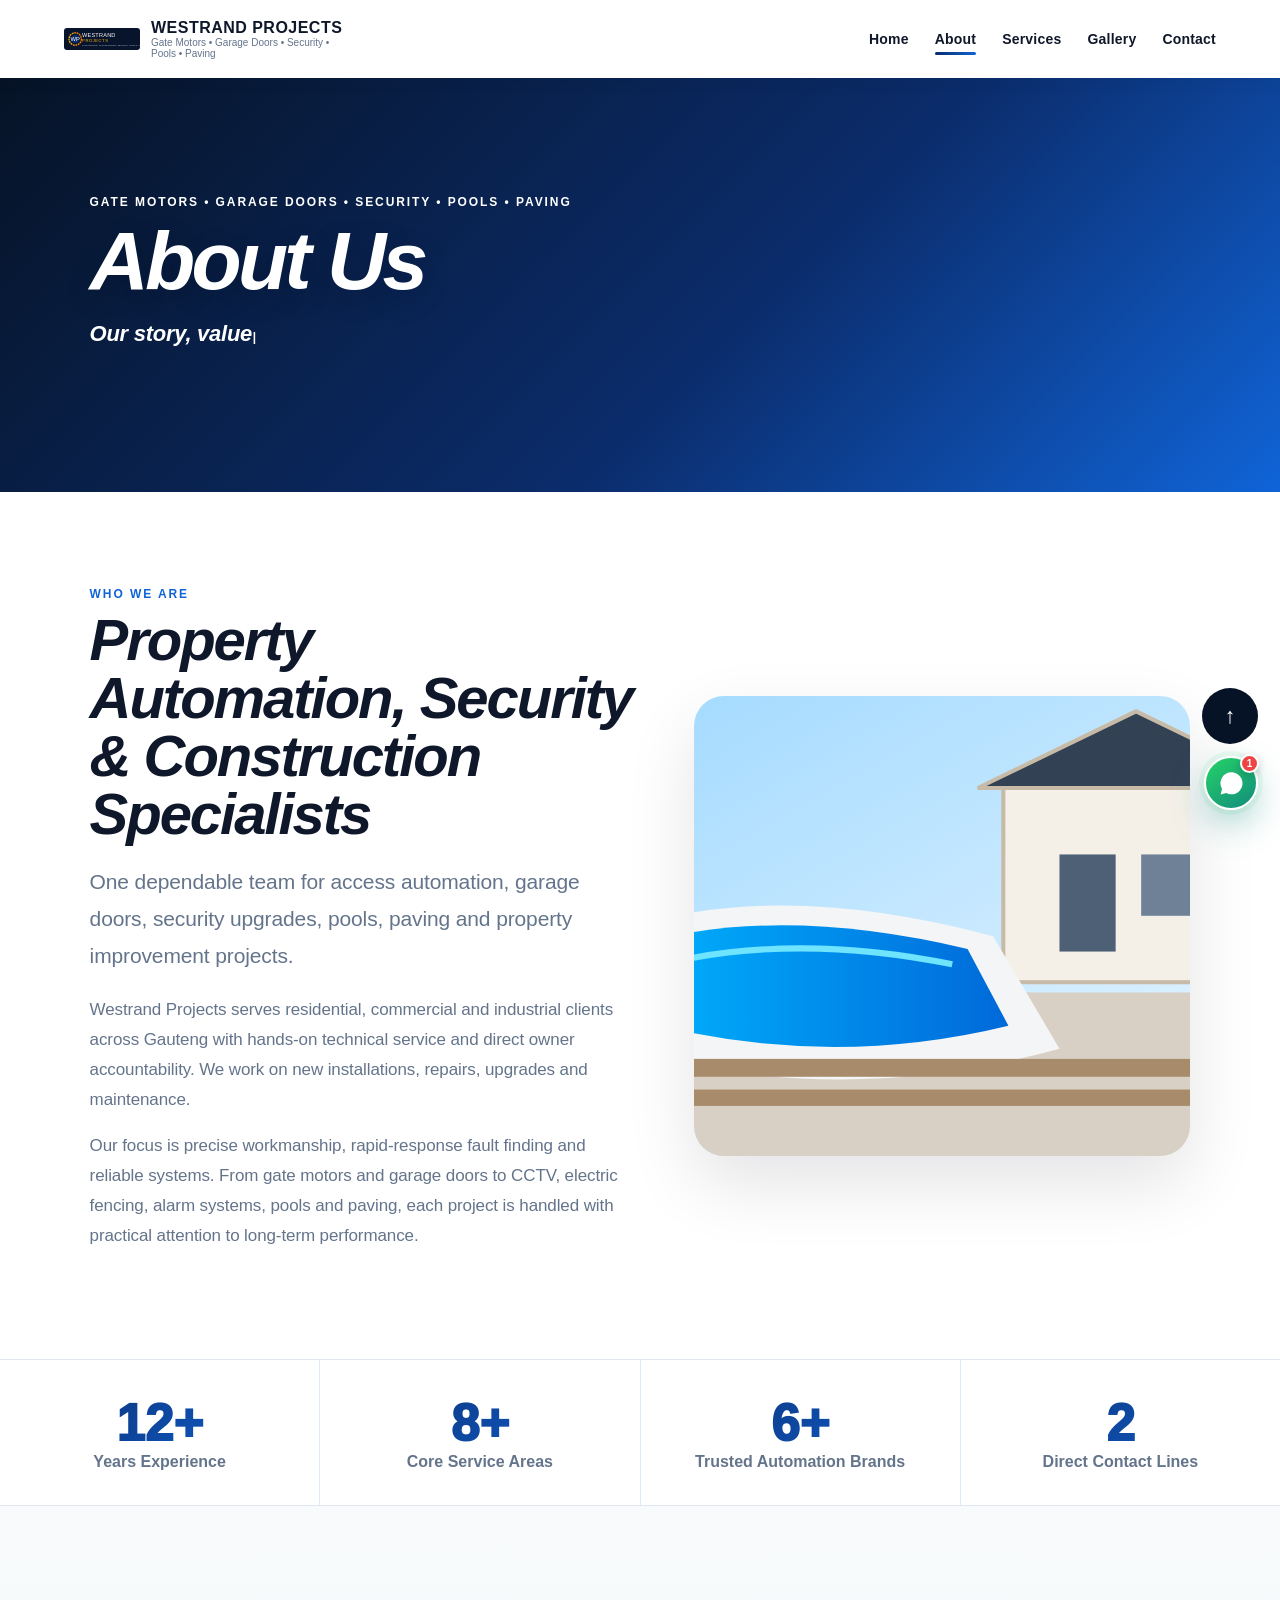
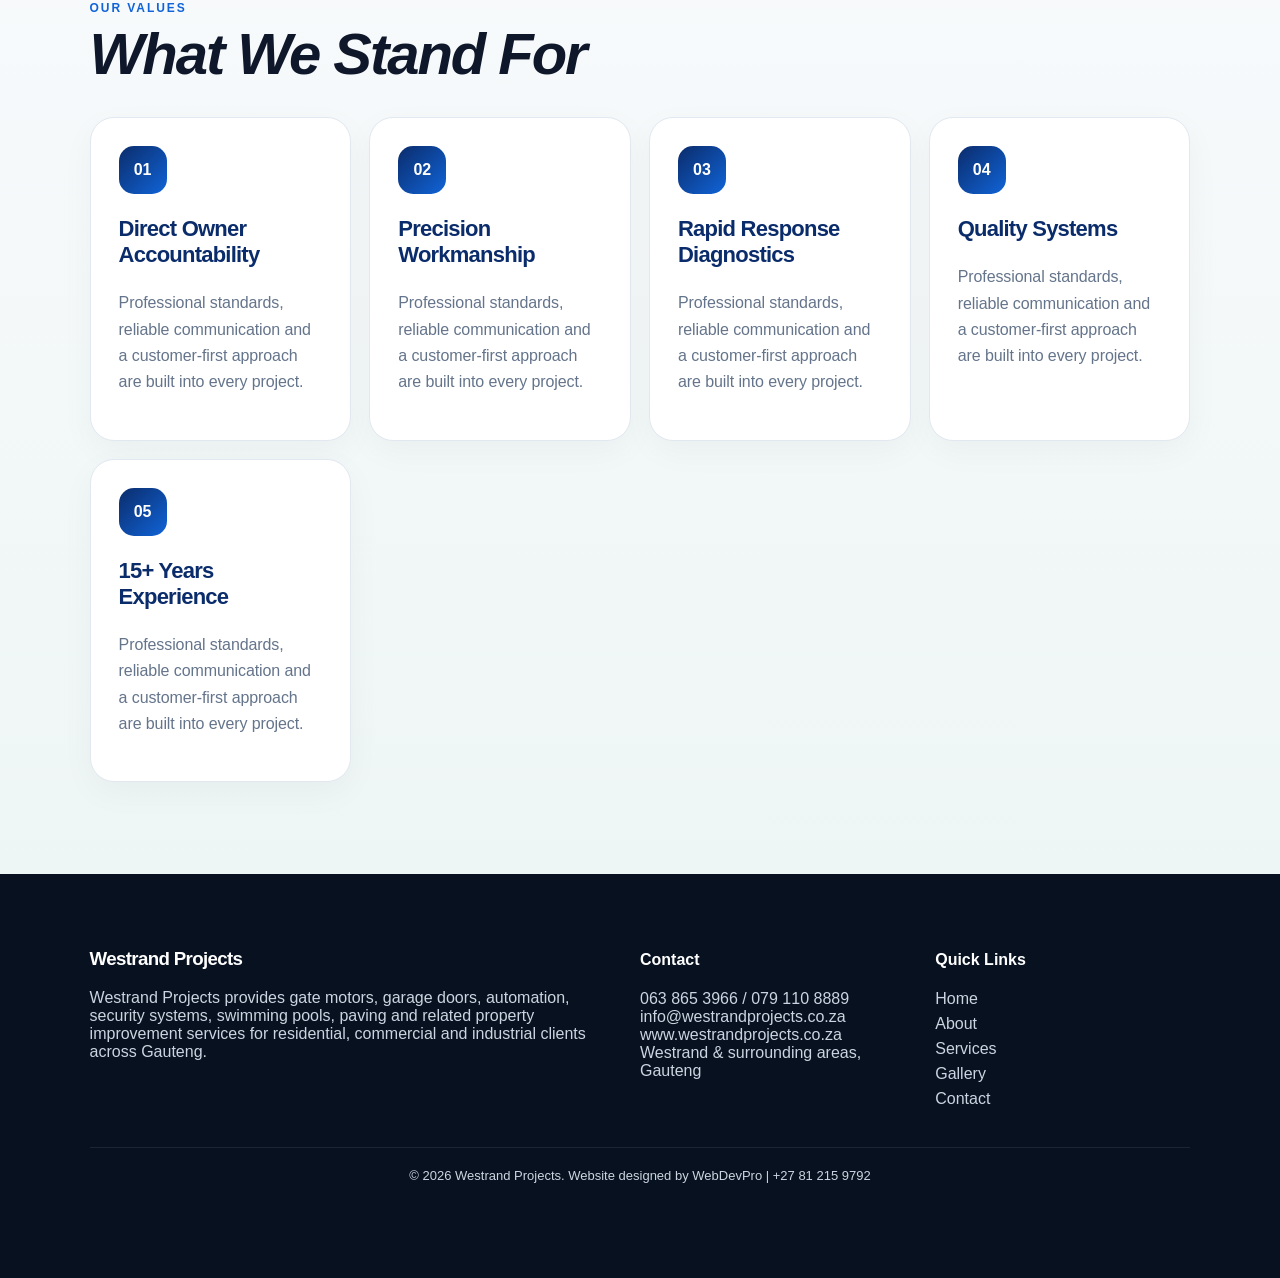
<file: about.html>
<!doctype html><html lang="en"><head><meta charset="UTF-8"><meta name="viewport" content="width=device-width,initial-scale=1"><meta name="theme-color" content="#0f766e"><link rel="manifest" href="/manifest.webmanifest"><link rel="icon" href="/icons/icon-192.png"><link rel="apple-touch-icon" href="/icons/icon-192.png"><meta name="apple-mobile-web-app-capable" content="yes"><link rel="stylesheet" href="/assets/style.css"><script src="/site-config.js"></script><title>Westrand Projects | About Us</title></head><body data-page="about"><div id="siteHeader"></div><main><section id="top" class="pageHero"><div><span class="js-slogan"></span><h1>About Us</h1><p class="pageType" data-text="Our story, values and commitment"></p></div></section><section class="section split reveal"><div><span class="kicker">WHO WE ARE</span><h2 class="js-about-heading"></h2><p class="lead js-about-intro"></p><div id="aboutParagraphs"></div></div><img src="/images/hero-pool.svg" alt="About our business"></section><section class="stats reveal"></section><section class="section alt reveal"><div class="sectionHead"><span>OUR VALUES</span><h2>What We Stand For</h2></div><div class="grid" id="valuesGrid"></div></section></main><div id="siteFooter"></div><script src="/assets/app.js"></script></body></html>
</file>
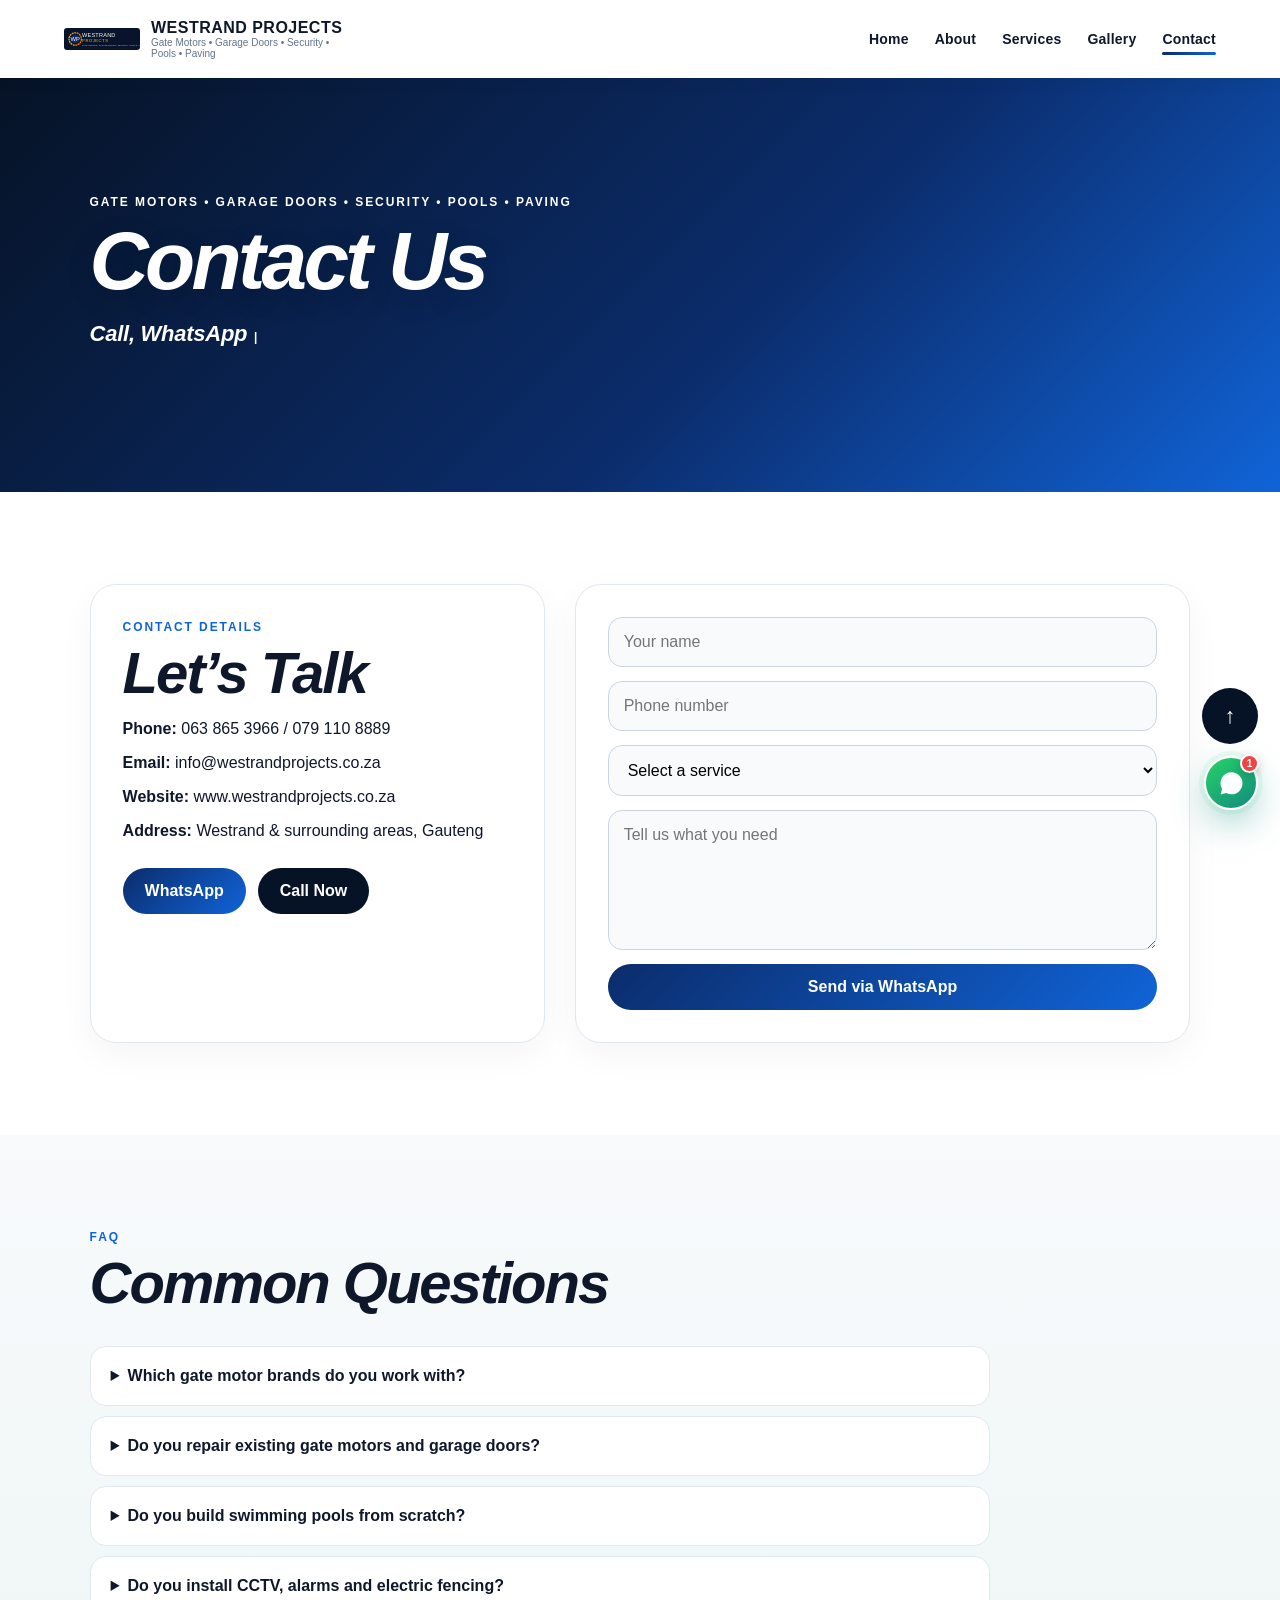
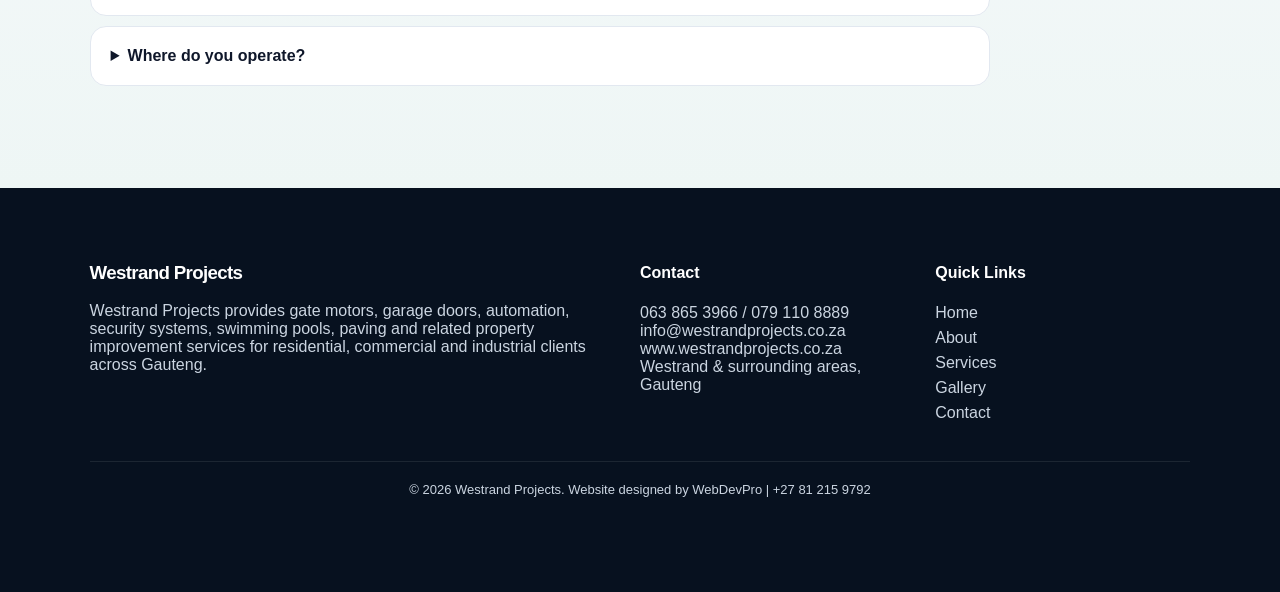
<file: contact.html>
<!doctype html><html lang="en"><head><meta charset="UTF-8"><meta name="viewport" content="width=device-width,initial-scale=1"><meta name="theme-color" content="#0f766e"><link rel="manifest" href="/manifest.webmanifest"><link rel="icon" href="/icons/icon-192.png"><link rel="apple-touch-icon" href="/icons/icon-192.png"><meta name="apple-mobile-web-app-capable" content="yes"><link rel="stylesheet" href="/assets/style.css"><script src="/site-config.js"></script><title>Westrand Projects | Contact</title></head><body data-page="contact"><div id="siteHeader"></div><main><section id="top" class="pageHero"><div><span class="js-slogan"></span><h1>Contact Us</h1><p class="pageType" data-text="Call, WhatsApp or send an enquiry"></p></div></section><section class="section contactGrid reveal"><div class="contactCard"><span class="kicker">CONTACT DETAILS</span><h2>Let’s Talk</h2><div id="contactDetails"></div><div class="actions"><a class="btn primary waQuote" target="_blank">WhatsApp</a><a class="btn dark telLink">Call Now</a></div></div><form class="contactForm" id="contactForm"><input name="name" placeholder="Your name" required><input name="phone" placeholder="Phone number" required><select name="service" id="serviceSelect" required></select><textarea name="message" placeholder="Tell us what you need" rows="6"></textarea><button class="btn primary" type="submit">Send via WhatsApp</button></form></section><section class="section alt reveal"><div class="sectionHead"><span>FAQ</span><h2>Common Questions</h2></div><div class="faq" id="faqList"></div></section></main><div id="siteFooter"></div><script src="/assets/app.js"></script></body></html>
</file>
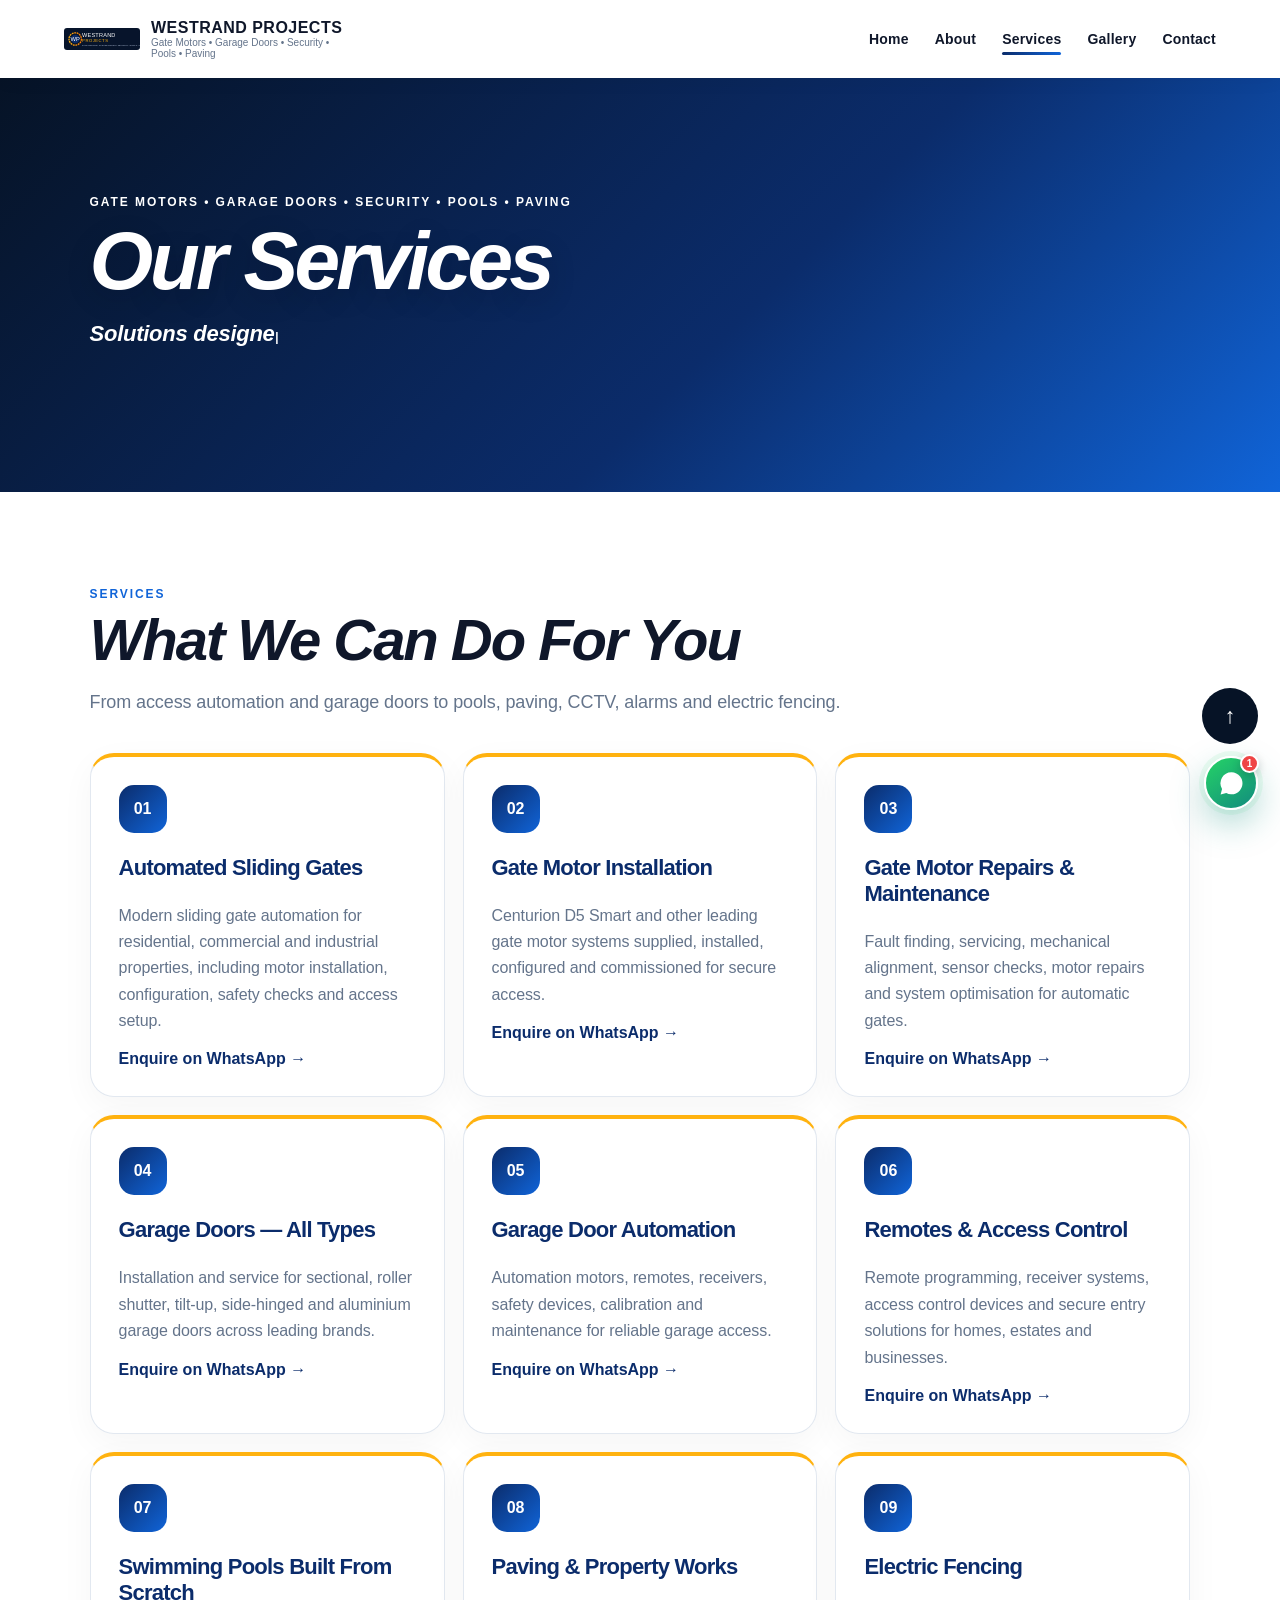
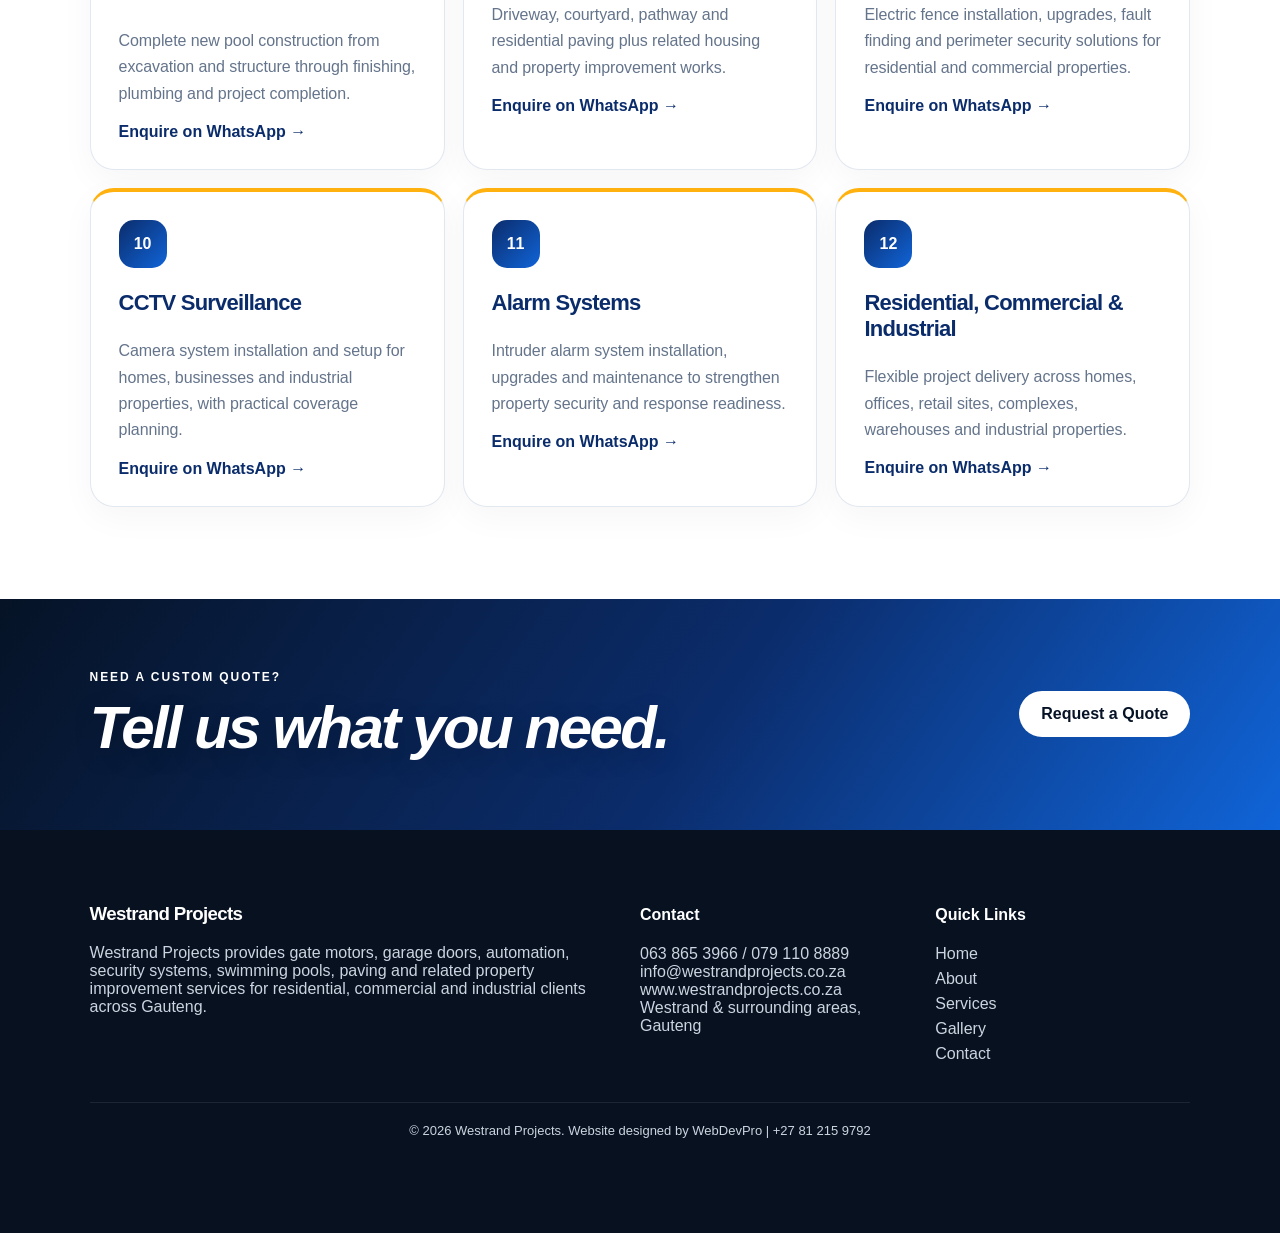
<file: services.html>
<!doctype html><html lang="en"><head><meta charset="UTF-8"><meta name="viewport" content="width=device-width,initial-scale=1"><meta name="theme-color" content="#0f766e"><link rel="manifest" href="/manifest.webmanifest"><link rel="icon" href="/icons/icon-192.png"><link rel="apple-touch-icon" href="/icons/icon-192.png"><meta name="apple-mobile-web-app-capable" content="yes"><link rel="stylesheet" href="/assets/style.css"><script src="/site-config.js"></script><title>Westrand Projects | Services</title></head><body data-page="services"><div id="siteHeader"></div><main><section id="top" class="pageHero"><div><span class="js-slogan"></span><h1>Our Services</h1><p class="pageType" data-text="Solutions designed around your needs"></p></div></section><section class="section reveal"><div class="sectionHead"><span>SERVICES</span><h2>What We Can Do For You</h2><p>From access automation and garage doors to pools, paving, CCTV, alarms and electric fencing.</p></div><div class="grid three" id="servicesGrid"></div></section><section class="cta reveal"><div><span>NEED A CUSTOM QUOTE?</span><h2>Tell us what you need.</h2></div><a class="btn light" href="/contact.html">Request a Quote</a></section></main><div id="siteFooter"></div><script src="/assets/app.js"></script></body></html>
</file>
<file: assets/style.css>
:root{--primary:#0f766e;--secondary:#0ea5e9;--accent:#f59e0b;--dark:#0f172a;--muted:#64748b;--surface:#f8fafc;font-family:Inter,Arial,Helvetica,sans-serif;color:#0f172a;background:#fff;scroll-behavior:smooth}*{box-sizing:border-box}html,body{margin:0;min-height:100%}body{overflow-x:hidden}a{text-decoration:none;color:inherit}button,input,textarea,select{font:inherit}.header{height:78px;display:flex;align-items:center;justify-content:space-between;padding:0 max(5vw,22px);position:sticky;top:0;background:#ffffffee;backdrop-filter:blur(18px);z-index:80;box-shadow:0 2px 20px #0206170b}.brand{display:flex;align-items:center;gap:11px}.brand img{width:50px;height:50px;object-fit:contain}.brand span{display:flex;flex-direction:column}.brand strong{font-size:16px}.brand small{font-size:10px;color:var(--muted);max-width:190px}.desktopNav{display:flex;gap:26px}.desktopNav a{font-weight:700;font-size:14px;position:relative}.desktopNav a:after{content:"";position:absolute;left:0;right:100%;bottom:-8px;height:3px;border-radius:9px;background:linear-gradient(90deg,var(--primary),var(--secondary));transition:.25s}.desktopNav a:hover:after,.desktopNav a.active:after{right:0}.menuBtn{display:none;border:0;background:none;font-size:28px}.mobileMenu{display:none;position:fixed;top:78px;left:0;right:0;background:white;z-index:75;padding:20px 24px;gap:16px;box-shadow:0 18px 30px #02061720}.mobileMenu.open{display:grid}.mobileMenu a{font-weight:800;padding:8px 0}.hero{min-height:82vh;background-size:cover;background-position:center;display:flex;align-items:center;position:relative;color:white;padding:80px max(7vw,24px);overflow:hidden}.hero:before{content:"";position:absolute;width:420px;height:420px;border-radius:50%;background:radial-gradient(circle,var(--secondary),transparent 68%);filter:blur(50px);opacity:.18;right:-100px;top:-90px;animation:floatGlow 7s ease-in-out infinite}.heroContent{position:relative;max-width:820px;z-index:2}.eyebrow,.kicker,.sectionHead span,.cta span,.pageHero span{font-size:12px;font-weight:900;letter-spacing:.2em;text-transform:uppercase}.eyebrow{display:inline-flex;align-items:center;gap:8px;padding:8px 12px;border-radius:999px;background:#ffffff16;border:1px solid #ffffff2b}.hero h1{font-size:clamp(46px,7vw,92px);line-height:.94;margin:18px 0;max-width:950px}.heroEnter{animation:heroIn .8s cubic-bezier(.2,.8,.2,1)}.heroTyping{font-size:clamp(19px,2.4vw,30px);font-weight:850;min-height:45px;margin:0 0 12px;color:#dff8ff}.cursor{animation:blink .7s infinite}.heroDesc{font-size:18px;line-height:1.7;max-width:700px;color:#e2e8f0}.actions{display:flex;gap:12px;flex-wrap:wrap;margin-top:28px}.btn{border:0;padding:14px 22px;border-radius:999px;font-weight:900;display:inline-flex;align-items:center;justify-content:center;cursor:pointer;transition:.25s}.btn:hover{transform:translateY(-3px);box-shadow:0 12px 30px #02061728}.primary{background:linear-gradient(135deg,var(--primary),var(--secondary));color:#fff}.dark{background:var(--dark);color:#fff}.light{background:#fff;color:var(--dark)}.glass{background:#ffffff14;color:#fff;border:1px solid #ffffff36;backdrop-filter:blur(10px)}.dots{position:absolute;bottom:30px;display:flex;gap:8px;z-index:3}.dots button{width:11px;height:11px;border:0;border-radius:50%;opacity:.55;cursor:pointer}.dots .active{opacity:1;transform:scale(1.45);background:var(--accent)}.section{padding:92px max(7vw,24px)}.alt{background:linear-gradient(180deg,#f8fafc,#eef6f5)}.sectionHead{max-width:760px;margin-bottom:34px}.sectionHead h2,.split h2,.contactCard h2{font-size:clamp(34px,5vw,58px);line-height:1;margin:9px 0 18px}.sectionHead p,.lead,.leadSmall{color:var(--muted);font-size:18px;line-height:1.75}.lead{font-size:21px}.leadSmall{font-size:17px}.grid{display:grid;grid-template-columns:repeat(4,1fr);gap:18px}.grid.three{grid-template-columns:repeat(3,1fr)}.card{background:#fff;border:1px solid #e2e8f0;border-radius:24px;padding:28px;box-shadow:0 10px 34px #0206170a;transition:.28s;overflow:hidden;position:relative}.card:before{content:"";position:absolute;inset:auto -30% -65% auto;width:180px;height:180px;border-radius:50%;background:linear-gradient(135deg,var(--primary),var(--secondary));opacity:.08}.lift:hover{transform:translateY(-9px) rotateX(2deg);box-shadow:0 24px 60px #02061718}.cardIcon{width:48px;height:48px;border-radius:15px;display:grid;place-items:center;background:linear-gradient(135deg,var(--primary),var(--secondary));color:white;font-weight:900}.card h3{font-size:22px}.card p{line-height:1.65;color:var(--muted)}.serviceCard a,.textLink{font-weight:900;color:var(--primary)}.center{text-align:center;margin-top:32px}.stats{display:grid;grid-template-columns:repeat(4,1fr);gap:1px;background:#dbeafe;border-top:1px solid #e2e8f0;border-bottom:1px solid #e2e8f0}.stat{background:#fff;text-align:center;padding:34px 15px}.counterNum{font-size:clamp(34px,4vw,54px);font-weight:950;background:linear-gradient(135deg,var(--primary),var(--secondary));-webkit-background-clip:text;color:transparent}.stat span{color:var(--muted);font-weight:800}.split{display:grid;grid-template-columns:1.05fr .95fr;gap:55px;align-items:center}.split img{width:100%;height:460px;object-fit:cover;border-radius:30px;box-shadow:0 28px 70px #0206171c}.gallery{display:grid;grid-template-columns:repeat(3,1fr);gap:14px}.galleryItem{margin:0;position:relative;overflow:hidden;border-radius:22px;background:#e2e8f0}.galleryItem img{width:100%;height:290px;object-fit:cover;display:block;transition:.5s}.galleryItem:hover img{transform:scale(1.075)}.galleryItem figcaption{position:absolute;left:12px;right:12px;bottom:12px;background:#020617b8;color:#fff;padding:10px 12px;border-radius:12px;font-size:13px;font-weight:800;backdrop-filter:blur(8px)}.masonry .galleryItem:nth-child(2n) img{height:360px}.cta{padding:68px max(7vw,24px);display:flex;align-items:center;justify-content:space-between;gap:30px;background:linear-gradient(120deg,var(--primary),var(--secondary));color:white}.cta h2{font-size:clamp(34px,5vw,60px);margin:8px 0 0}.pageHero{min-height:46vh;background-size:cover;background-position:center;display:flex;align-items:center;color:white;padding:80px max(7vw,24px);background-image:linear-gradient(90deg,rgba(2,6,23,.84),rgba(2,6,23,.35)),url('/images/hero-1.svg')}.pageHero>div{max-width:850px}.pageHero h1{font-size:clamp(46px,7vw,82px);margin:12px 0;line-height:.95}.pageHero p{font-size:22px;min-height:35px}.contactGrid{display:grid;grid-template-columns:.85fr 1.15fr;gap:30px}.contactCard,.contactForm{padding:32px;border-radius:26px;background:#fff;border:1px solid #e2e8f0;box-shadow:0 12px 36px #0206170b}.contactForm{display:grid;gap:14px}.contactForm input,.contactForm textarea,.contactForm select{width:100%;border:1px solid #cbd5e1;border-radius:14px;padding:15px;background:#f8fafc}.faq{max-width:900px}.faq details{background:#fff;border:1px solid #e2e8f0;padding:20px;border-radius:16px;margin:10px 0}.faq summary{font-weight:900;cursor:pointer}.faq p{color:var(--muted);line-height:1.65}footer{background:#07111f;color:#cbd5e1;padding:55px max(7vw,24px) 95px}.footerGrid{display:grid;grid-template-columns:2fr 1fr 1fr;gap:40px}.footerGrid h3,.footerGrid h4{color:#fff}.footerGrid a{display:block;margin:7px 0}.footerBottom{border-top:1px solid #ffffff16;margin-top:32px;padding-top:20px;text-align:center;font-size:13px}.chatButton,.backTop{position:fixed;right:22px;border:0;border-radius:50%;width:56px;height:56px;display:grid;place-items:center;z-index:65;cursor:pointer}.chatButton{bottom:90px;background:#22c55e;color:#fff;font-size:25px}.backTop{bottom:156px;background:var(--dark);color:#fff;font-size:22px}.pulse{animation:pulse 2.1s infinite}.chatBox{position:fixed;right:22px;bottom:156px;width:min(390px,calc(100vw - 28px));height:min(600px,72vh);background:#fff;border-radius:24px;z-index:64;box-shadow:0 26px 80px #02061750;display:flex;flex-direction:column;overflow:hidden;border:1px solid #e2e8f0}.chatHead{background:linear-gradient(135deg,var(--primary),var(--secondary));color:white;padding:16px 18px;display:flex;justify-content:space-between;align-items:center}.chatHead div{display:flex;flex-direction:column}.chatHead small{opacity:.85}.chatHead button{border:0;background:#ffffff18;color:white;border-radius:50%;width:34px;height:34px}.chatMessages{padding:16px;display:flex;flex-direction:column;gap:10px;overflow:auto;flex:1;background:#f8fafc}.bubble{padding:11px 13px;border-radius:15px;max-width:86%;line-height:1.45;font-size:14px}.bubble.bot{background:white;border:1px solid #e2e8f0;align-self:flex-start}.bubble.user{background:linear-gradient(135deg,var(--primary),var(--secondary));color:#fff;align-self:flex-end}.quickReplies{padding:12px;display:grid;grid-template-columns:1fr 1fr;gap:8px}.quickReplies button{border:1px solid #cbd5e1;background:#fff;border-radius:12px;padding:10px;font-weight:800;cursor:pointer}.chatInput{display:flex;padding:12px;border-top:1px solid #e2e8f0;gap:8px}.chatInput input{flex:1;border:1px solid #cbd5e1;border-radius:999px;padding:12px 14px}.chatInput button{width:44px;border:0;border-radius:50%;background:var(--primary);color:#fff}.full{width:calc(100% - 24px);margin:12px}.mobileFooter{display:none}.installNudge{position:fixed;left:22px;bottom:22px;z-index:67;background:#fff;border-radius:18px;box-shadow:0 18px 55px #02061738;border:1px solid #e2e8f0;padding:14px;display:flex;align-items:center;gap:12px;max-width:430px}.installSymbol{font-size:24px;color:var(--primary);font-weight:900}.installNudge div{display:flex;flex-direction:column;flex:1}.installNudge small{font-size:12px;color:var(--muted)}.installNudge button{border:0;border-radius:999px;padding:9px 13px;background:var(--primary);color:#fff;font-weight:900}.installNudge .nudgeClose{background:#e2e8f0;color:#334155;padding:6px 9px}.modalShade{position:fixed;inset:0;background:#0206179c;z-index:100;display:grid;place-items:center;padding:20px}.installHelp{background:#fff;border-radius:24px;padding:30px;max-width:420px;text-align:center}.installIcon{font-size:42px;color:var(--primary)}.reveal{opacity:0;transform:translateY(28px);transition:opacity .7s ease,transform .7s ease}.reveal.visible{opacity:1;transform:none}@keyframes blink{50%{opacity:0}}@keyframes heroIn{from{opacity:0;transform:translateY(28px) scale(.98)}to{opacity:1;transform:none}}@keyframes pulse{0%,100%{box-shadow:0 0 0 0 #22c55e55}50%{box-shadow:0 0 0 15px #22c55e00}}@keyframes floatGlow{50%{transform:translate(-35px,30px) scale(1.12)}}@media(max-width:950px){.grid,.grid.three{grid-template-columns:1fr 1fr}.split,.contactGrid{grid-template-columns:1fr}.desktopNav{display:none}.menuBtn{display:block}.footerGrid{grid-template-columns:1fr 1fr}.gallery{grid-template-columns:1fr 1fr}}@media(max-width:700px){body{padding-bottom:72px}.header{height:70px}.brand img{width:44px;height:44px}.hero{min-height:78vh;padding-top:65px}.hero h1{font-size:clamp(42px,13vw,68px)}.heroDesc{font-size:16px}.section{padding:68px 20px}.grid,.grid.three,.stats,.gallery{grid-template-columns:1fr}.stat{padding:24px}.split img{height:300px}.cta{display:block;padding:50px 20px}.cta .btn{margin-top:22px}.footerGrid{grid-template-columns:1fr}.mobileFooter{position:fixed;display:grid;grid-template-columns:repeat(4,1fr);left:10px;right:10px;bottom:10px;z-index:90;border-radius:20px;overflow:hidden;background:linear-gradient(135deg,var(--primary),var(--secondary));box-shadow:0 12px 38px #02061750;border:1px solid #ffffff35}.mobileFooter a,.mobileFooter button{min-height:62px;border:0;background:transparent;color:#fff;display:flex;flex-direction:column;align-items:center;justify-content:center;gap:4px;font-size:18px;font-weight:900;cursor:pointer}.mobileFooter span{font-size:10px}.mobileFooter a:nth-child(2),.mobileFooter button{background:#ffffff12}.chatButton{bottom:88px}.backTop{bottom:150px}.chatBox{bottom:90px;right:10px;width:calc(100vw - 20px);height:min(620px,76vh)}.installNudge{left:10px;right:10px;bottom:86px;max-width:none}.masonry .galleryItem:nth-child(2n) img,.galleryItem img{height:260px}}


/* =========================================================
   WEBDEVPRO ULTRA MAX 2 — PREMIUM MOBILE UI
   ========================================================= */
.mobileFooter svg,.chatButton svg,.chatHead svg,.chatInput svg,.chatContinue svg{
  width:24px;height:24px;fill:none;stroke:currentColor;stroke-width:1.85;
  stroke-linecap:round;stroke-linejoin:round;
}
.chatButton{
  width:54px;height:54px;background:linear-gradient(145deg,#22c55e,#16a34a);
  box-shadow:0 14px 35px rgba(22,163,74,.32);border:2px solid #fff;
}
.chatButton svg{width:27px;height:27px}
.chatBadge{
  position:absolute;top:-4px;right:-3px;width:19px;height:19px;border-radius:50%;
  display:grid;place-items:center;background:#ef4444;color:#fff;font-size:10px;font-weight:900;
  border:2px solid #fff;box-shadow:0 3px 10px #02061730;
}
.chatBox.compact{
  width:min(360px,calc(100vw - 28px));height:auto;max-height:560px;border-radius:20px;
  overflow:hidden;border:1px solid rgba(148,163,184,.30);box-shadow:0 26px 70px rgba(2,6,23,.34);
}
.chatHead{padding:12px 14px;min-height:62px}
.chatIdentity{display:flex;align-items:center;gap:10px}
.chatAvatar{
  width:36px;height:36px;border-radius:12px;display:grid;place-items:center;
  background:rgba(255,255,255,.16);border:1px solid rgba(255,255,255,.22)
}
.chatAvatar svg{width:22px;height:22px}
.chatIdentity b{font-size:14px;line-height:1.15}
.chatIdentity small{display:flex!important;align-items:center;gap:5px;font-size:10.5px;margin-top:3px;opacity:.88}
.onlineDot{width:7px;height:7px;border-radius:50%;background:#7bf59a;box-shadow:0 0 0 3px rgba(123,245,154,.16)}
.chatClose{
  width:32px!important;height:32px!important;display:grid!important;place-items:center!important;
  background:rgba(255,255,255,.13)!important;border:1px solid rgba(255,255,255,.18)!important
}
.chatClose svg{width:18px;height:18px}
.chatMessages{flex:none;min-height:90px;max-height:245px;padding:12px;gap:8px}
.bubble{padding:9px 11px;border-radius:14px;font-size:13px;line-height:1.4;max-width:87%}
.bubble.subtle{font-size:11.5px;color:#64748b;background:#f1f5f9}
.quickReplies{padding:10px 11px 11px;gap:7px;border-top:1px solid #edf2f7;background:#fff}
.quickReplies button{
  padding:9px 8px;border-radius:11px;font-size:11.5px;line-height:1.25;
  color:#334155;background:#fff;transition:.2s;
}
.quickReplies button:hover{
  color:var(--primary);border-color:var(--primary);background:#f8fafc;transform:translateY(-1px)
}
.chatInput{padding:9px 10px;gap:7px;background:#fff}
.chatInput input{min-width:0;padding:10px 12px;font-size:12.5px;background:#f8fafc}
.chatInput button{
  width:38px;height:38px;flex:0 0 38px;display:grid;place-items:center;
  background:linear-gradient(135deg,var(--primary),var(--secondary));box-shadow:0 6px 16px rgba(15,23,42,.13)
}
.chatInput button svg{width:18px;height:18px}
.chatContinue{
  margin:9px 10px 11px;min-height:42px;display:flex;align-items:center;justify-content:center;gap:8px;
  border-radius:12px;background:#22c55e;color:#fff;font-weight:900;font-size:12.5px;
  box-shadow:0 10px 20px rgba(34,197,94,.20);transition:.2s
}
.chatContinue:hover{transform:translateY(-1px);filter:brightness(.98)}
.chatContinue svg{width:19px;height:19px}

@media(max-width:700px){
  body{padding-bottom:88px}
  .mobileFooter{
    left:8px;right:8px;bottom:8px;grid-template-columns:repeat(5,1fr);min-height:68px;
    border-radius:22px;padding:5px 5px calc(5px + env(safe-area-inset-bottom));
    background:linear-gradient(135deg,var(--dark),var(--primary) 48%,var(--secondary));
    border:1px solid rgba(255,255,255,.17);
    box-shadow:0 16px 42px rgba(2,6,23,.34),inset 0 1px 0 rgba(255,255,255,.08);
    overflow:visible;backdrop-filter:blur(18px)
  }
  .mobileFooter a,.mobileFooter button{
    position:relative;min-height:56px;padding:5px 2px;border-radius:16px;gap:4px;
    color:rgba(255,255,255,.78);background:transparent!important;transition:.2s ease
  }
  .mobileFooter a.active{color:#fff;background:rgba(255,255,255,.11)!important}
  .mobileFooter a.active:after{
    content:"";position:absolute;bottom:1px;left:50%;transform:translateX(-50%);
    width:20px;height:3px;border-radius:999px;background:var(--accent)
  }
  .footerIcon{width:34px;height:32px;border-radius:11px;display:grid;place-items:center;transition:.2s ease}
  .mobileFooter a.active .footerIcon{
    background:rgba(255,255,255,.12);box-shadow:inset 0 0 0 1px rgba(255,255,255,.08)
  }
  .footerIcon svg{width:22px;height:22px}
  .waIcon{color:#fff;background:#22c55e!important;box-shadow:0 7px 17px rgba(34,197,94,.25)}
  .footerLabel{font-size:9.5px!important;font-weight:800!important;letter-spacing:.01em;line-height:1}
  .mobileFooter a:active,.mobileFooter button:active{transform:scale(.96)}

  .chatButton{right:13px;bottom:88px;width:50px;height:50px}
  .backTop{right:15px;bottom:144px;width:42px;height:42px}

  /* Main requested fix: chatbot no longer takes over the phone */
  .chatBox.compact{
    right:10px;bottom:88px;width:min(326px,calc(100vw - 20px));
    height:auto;max-height:54vh;border-radius:18px
  }
  .chatMessages{max-height:180px;min-height:78px;padding:10px}
  .quickReplies{grid-template-columns:1fr 1fr;padding:8px}
  .quickReplies button{font-size:10.8px;padding:8px 6px}
  .bubble{font-size:12px;padding:8px 10px}
  .bubble.subtle{font-size:10.8px}
  .chatHead{padding:10px 12px;min-height:56px}
  .chatAvatar{width:32px;height:32px;border-radius:10px}
  .chatAvatar svg{width:19px;height:19px}
  .chatIdentity b{font-size:13px}
  .chatIdentity small{font-size:9.8px}
  .chatInput{padding:7px 8px}
  .chatInput input{padding:9px 11px;font-size:12px}
  .chatInput button{width:36px;height:36px;flex-basis:36px}
  .chatContinue{margin:7px 8px 9px;min-height:39px;font-size:12px}

  .installNudge{left:10px;right:10px;bottom:84px;max-width:none;border-radius:15px;padding:10px}
  .installNudge small{display:none}
}


/* =========================================================
   WEBDEVPRO ULTRA MAX 3 — STABLE HERO / TYPEWRITER
   ========================================================= */
.heroContent{width:min(820px,100%)}
.hero h1{min-height:1.9em;display:flex;align-items:flex-end;will-change:transform,opacity}
.heroTyping{min-height:2.8em;line-height:1.35;display:block;max-width:760px;overflow-wrap:anywhere;contain:layout paint;will-change:contents}
.cursor{display:inline-block;width:.7ch;margin-left:.08ch;animation:blink 1s steps(1,end) infinite;vertical-align:baseline}
@media(max-width:700px){.hero h1{min-height:2.75em}.heroTyping{min-height:4.2em}}
@media(prefers-reduced-motion:reduce){.heroEnter,.cursor,.hero:before,.pulse{animation:none!important}.reveal{transition:none!important}}

/* =========================================================
   WEBDEVPRO ULTRA MAX 4 — MODERN TYPOGRAPHY + LIVELY UI
   ========================================================= */
:root{
  --font-body:"Segoe UI Variable Text","Aptos","Segoe UI",Roboto,Arial,sans-serif;
  --font-display:"Segoe UI Variable Display","Aptos Display","Trebuchet MS","Segoe UI",Arial,sans-serif;
}
html,body,button,input,textarea,select{font-family:var(--font-body)}
body{font-feature-settings:"kern" 1,"liga" 1;text-rendering:optimizeLegibility}
h1,h2,h3,.brand strong,.cta h2,.sectionHead h2,.split h2,.contactCard h2,.pageHero h1{
  font-family:var(--font-display);letter-spacing:-.035em;font-weight:800;
}
.hero h1,.pageHero h1,.cta h2{
  font-style:oblique 4deg;letter-spacing:-.045em;text-wrap:balance;
  text-shadow:0 8px 28px rgba(2,6,23,.18)
}
.sectionHead h2,.split h2,.contactCard h2{font-style:oblique 2deg;text-wrap:balance}
.heroTyping,.pageHero p{
  font-family:var(--font-display);font-weight:650;letter-spacing:-.012em;font-style:oblique 1.5deg
}
.heroDesc,.sectionHead p,.lead,.leadSmall,.card p{letter-spacing:-.006em}
.desktopNav a,.mobileMenu a,.btn,.footerLabel{font-family:var(--font-display)}
.desktopNav a{letter-spacing:.015em}
.eyebrow,.kicker,.sectionHead span,.cta span,.pageHero span{letter-spacing:.16em}

/* Better quality, animated mobile navigation */
.mobileFooter .footerIcon{position:relative;isolation:isolate;overflow:hidden}
.mobileFooter .footerIcon:before{
  content:"";position:absolute;inset:0;border-radius:inherit;z-index:-1;opacity:.22;
  background:linear-gradient(145deg,rgba(255,255,255,.48),rgba(255,255,255,.05));
}
.mobileFooter .footerIcon:after{
  content:"";position:absolute;width:20px;height:20px;border-radius:50%;z-index:-1;
  background:#fff;opacity:.12;filter:blur(5px);transform:translate(-9px,-9px)
}
.mobileFooter [data-tone="home"] .footerIcon{background:linear-gradient(145deg,#2563eb,#06b6d4);color:#fff}
.mobileFooter [data-tone="services"] .footerIcon{background:linear-gradient(145deg,#8b5cf6,#ec4899);color:#fff}
.mobileFooter [data-tone="gallery"] .footerIcon{background:linear-gradient(145deg,#f59e0b,#f97316);color:#fff}
.mobileFooter [data-tone="whatsapp"] .footerIcon{background:linear-gradient(145deg,#25d366,#16a34a)!important;color:#fff}
.mobileFooter [data-tone="install"] .footerIcon{background:linear-gradient(145deg,#14b8a6,#0ea5e9);color:#fff}
.mobileFooter .footerIcon{
  box-shadow:0 7px 18px rgba(2,6,23,.16),inset 0 1px 0 rgba(255,255,255,.38);
  border:1px solid rgba(255,255,255,.2)
}
.mobileFooter a.active .footerIcon{
  transform:translateY(-5px) scale(1.08);box-shadow:0 11px 24px rgba(2,6,23,.23),0 0 0 4px rgba(255,255,255,.08)
}
.mobileFooter a:hover .footerIcon,.mobileFooter button:hover .footerIcon{transform:translateY(-3px) rotate(-2deg) scale(1.04)}
.mobileFooter a:nth-child(even):hover .footerIcon,.mobileFooter button:hover .footerIcon{transform:translateY(-3px) rotate(2deg) scale(1.04)}
.mobileFooter .footerIcon svg{filter:drop-shadow(0 2px 3px rgba(2,6,23,.16))}
.mobileFooter .uiLineIcon{fill:none!important;stroke:currentColor!important;stroke-width:1.9!important;stroke-linecap:round;stroke-linejoin:round}
.mobileFooter .uiWhatsAppIcon,.chatButton .uiWhatsAppIcon,.chatAvatar .uiWhatsAppIcon,.chatContinue .uiWhatsAppIcon{
  fill:currentColor!important;stroke:none!important
}
.mobileFooter .footerLabel{font-size:9.7px!important;font-weight:750!important;letter-spacing:.01em}

/* WhatsApp floating assistant — clear official-style glyph */
.chatButton{
  background:linear-gradient(145deg,#25d366,#128c7e)!important;color:#fff!important;
  box-shadow:0 14px 34px rgba(18,140,126,.34),0 0 0 5px rgba(37,211,102,.08)!important;
  transition:transform .25s ease,box-shadow .25s ease!important
}
.chatButton:hover{transform:translateY(-3px) scale(1.05);box-shadow:0 18px 40px rgba(18,140,126,.42),0 0 0 7px rgba(37,211,102,.1)!important}
.chatButton .uiWhatsAppIcon{width:29px;height:29px;color:#fff}
.chatAvatar .uiWhatsAppIcon{color:#fff}
.chatContinue .uiWhatsAppIcon{color:#fff}
.chatButton .chatBadge{font-family:var(--font-body)}

/* Softer motion without looking static */
@keyframes iconFloat{0%,100%{transform:translateY(0)}50%{transform:translateY(-2px)}}
@media(max-width:700px){
  .mobileFooter{background:rgba(7,17,31,.94);box-shadow:0 18px 46px rgba(2,6,23,.38);border-color:rgba(255,255,255,.13)}
  .mobileFooter .footerIcon{width:37px;height:35px;border-radius:12px}
  .mobileFooter a:not(.active) .footerIcon,.mobileFooter button .footerIcon{animation:iconFloat 3.4s ease-in-out infinite}
  .mobileFooter a:nth-child(2) .footerIcon{animation-delay:.25s}.mobileFooter a:nth-child(3) .footerIcon{animation-delay:.5s}
  .mobileFooter a:nth-child(4) .footerIcon{animation-delay:.75s}.mobileFooter button .footerIcon{animation-delay:1s}
  .mobileFooter a.active:after{width:24px;height:3px;background:linear-gradient(90deg,var(--accent),#fff)}
  .hero h1{font-size:clamp(40px,12.7vw,66px);line-height:.96}
  .sectionHead h2,.split h2,.contactCard h2{line-height:1.02}
}
@media(prefers-reduced-motion:reduce){
  .mobileFooter .footerIcon{animation:none!important}.mobileFooter a:hover .footerIcon,.mobileFooter button:hover .footerIcon{transform:none}
}
/* Westrand Projects project-specific polish */
.brand img{width:76px;height:56px}.brand strong{letter-spacing:.03em}.heroDesc{max-width:760px}.card h3{color:#0b2c6b}.sectionHead span,.kicker{color:#1064d8}.cta{background:linear-gradient(125deg,#061326,#0b2c6b 55%,#1064d8)}
.serviceCard{border-top:4px solid #ffb20f}.galleryItem img{background:#eaf1fb}.pageHero{background:linear-gradient(135deg,#061326,#0b2c6b 58%,#1064d8)!important}
@media(max-width:700px){.brand img{width:60px;height:48px}.brand small{max-width:150px}.brand strong{font-size:13px}}
</file>
